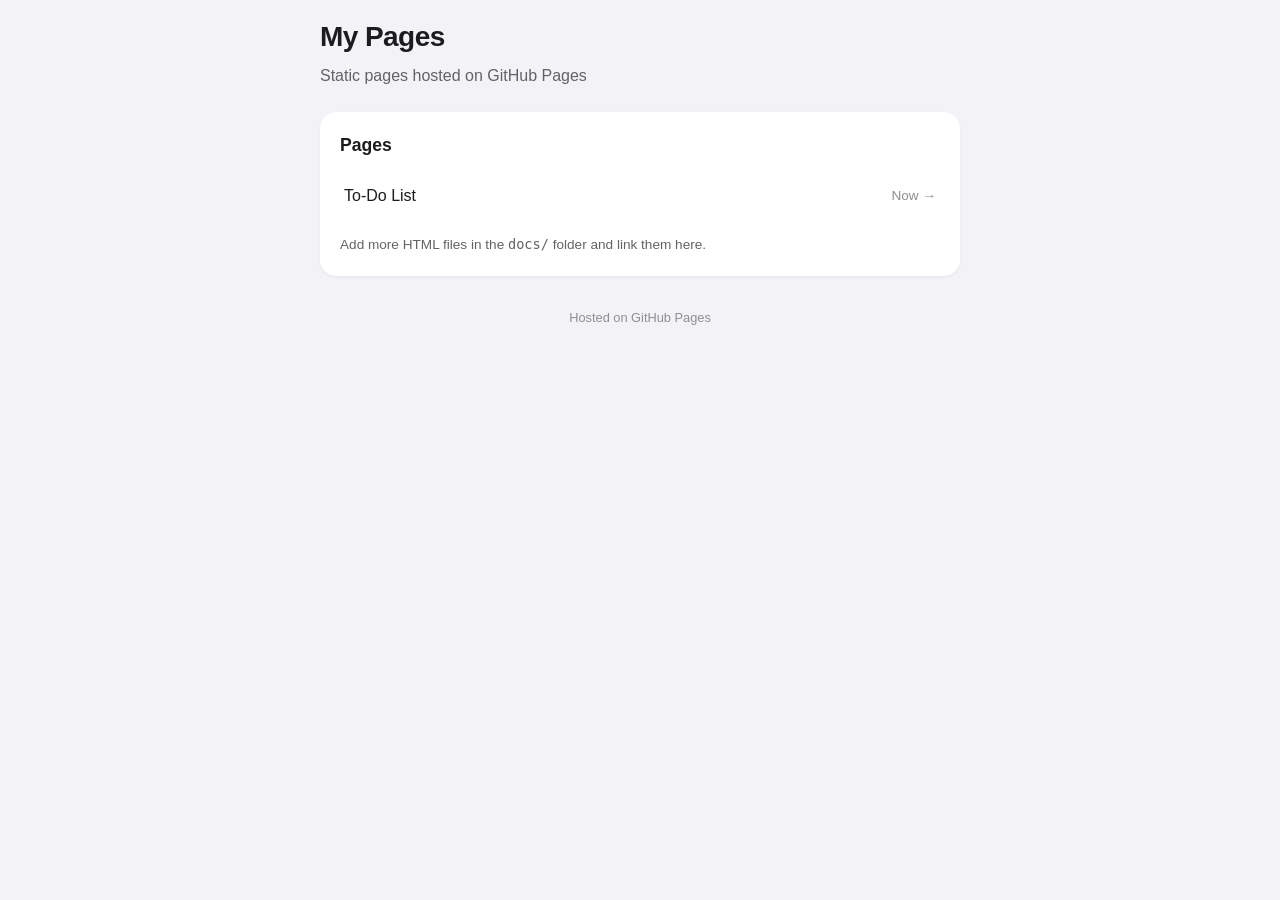
<file: docs/index.html>
<!DOCTYPE html>
<html lang="en">
<head>
  <meta charset="UTF-8">
  <meta name="viewport" content="width=device-width, initial-scale=1, viewport-fit=cover">
  <meta name="theme-color" content="#f2f2f7">
  <title>My Pages</title>
  <link rel="stylesheet" href="styles.css">
</head>
<body>
  <div class="container">
    <header>
      <h1>My Pages</h1>
      <p>Static pages hosted on GitHub Pages</p>
    </header>

    <section class="card">
      <h2>Pages</h2>
      <ul class="page-list">
        <li>
          <a href="todo.html">
            To-Do List
            <span>Now →</span>
          </a>
        </li>
      </ul>
      <p class="hint">Add more HTML files in the <code>docs/</code> folder and link them here.</p>
    </section>

    <footer>Hosted on GitHub Pages</footer>
  </div>
</body>
</html>
</file>
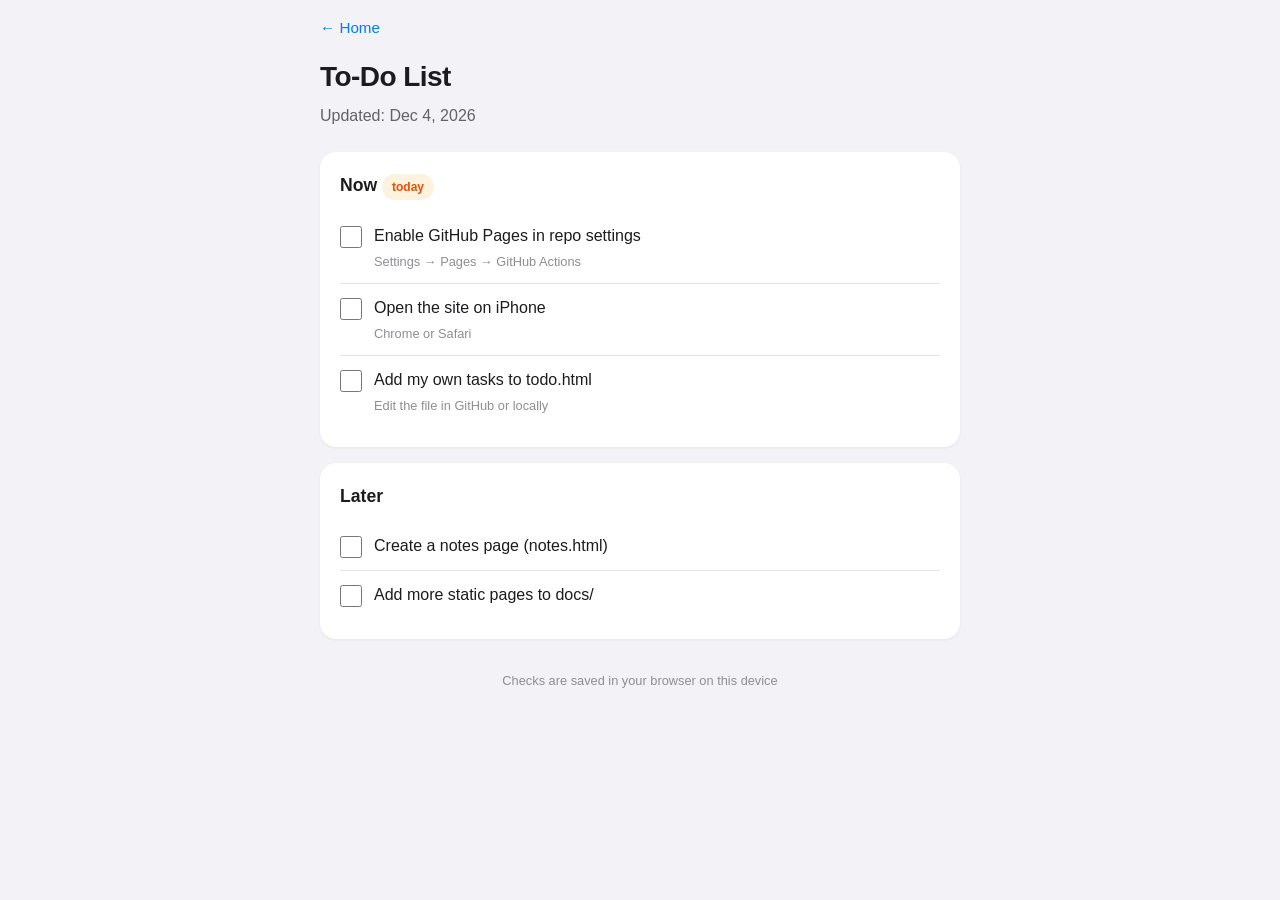
<file: docs/todo.html>
<!DOCTYPE html>
<html lang="en">
<head>
  <meta charset="UTF-8">
  <meta name="viewport" content="width=device-width, initial-scale=1, viewport-fit=cover">
  <meta name="theme-color" content="#f2f2f7">
  <title>To-Do List</title>
  <link rel="stylesheet" href="styles.css">
</head>
<body>
  <div class="container">
    <a class="back-link" href="index.html">← Home</a>

    <header>
      <h1>To-Do List</h1>
      <p>Updated: <span id="updated-date">now</span></p>
    </header>

    <section class="card">
      <h2>Now <span class="badge now">today</span></h2>
      <ul class="todo-list" id="todo-list">
        <!-- Edit these items directly in this file, or check them off in your browser -->
        <li class="todo-item" data-id="1">
          <input type="checkbox" id="task-1">
          <label for="task-1">
            Enable GitHub Pages in repo settings
            <div class="todo-meta">Settings → Pages → GitHub Actions</div>
          </label>
        </li>
        <li class="todo-item" data-id="2">
          <input type="checkbox" id="task-2">
          <label for="task-2">
            Open the site on iPhone
            <div class="todo-meta">Chrome or Safari</div>
          </label>
        </li>
        <li class="todo-item" data-id="3">
          <input type="checkbox" id="task-3">
          <label for="task-3">
            Add my own tasks to todo.html
            <div class="todo-meta">Edit the file in GitHub or locally</div>
          </label>
        </li>
      </ul>
    </section>

    <section class="card">
      <h2>Later</h2>
      <ul class="todo-list">
        <li class="todo-item" data-id="4">
          <input type="checkbox" id="task-4">
          <label for="task-4">Create a notes page (notes.html)</label>
        </li>
        <li class="todo-item" data-id="5">
          <input type="checkbox" id="task-5">
          <label for="task-5">Add more static pages to docs/</label>
        </li>
      </ul>
    </section>

    <footer>Checks are saved in your browser on this device</footer>
  </div>

  <script>
    const STORAGE_KEY = "todo-checks-v1";

    function loadChecks() {
      try {
        return JSON.parse(localStorage.getItem(STORAGE_KEY) || "{}");
      } catch {
        return {};
      }
    }

    function saveChecks(checks) {
      localStorage.setItem(STORAGE_KEY, JSON.stringify(checks));
    }

    function applyChecks() {
      const checks = loadChecks();
      document.querySelectorAll(".todo-item").forEach((item) => {
        const id = item.dataset.id;
        const checkbox = item.querySelector('input[type="checkbox"]');
        if (checks[id]) {
          checkbox.checked = true;
          item.classList.add("done");
        }
      });
    }

    document.querySelectorAll('.todo-item input[type="checkbox"]').forEach((checkbox) => {
      checkbox.addEventListener("change", (event) => {
        const item = event.target.closest(".todo-item");
        const id = item.dataset.id;
        const checks = loadChecks();
        checks[id] = event.target.checked;
        saveChecks(checks);
        item.classList.toggle("done", event.target.checked);
      });
    });

    document.getElementById("updated-date").textContent =
      new Date().toLocaleDateString(undefined, { dateStyle: "medium" });

    applyChecks();
  </script>
</body>
</html>
</file>
<file: docs/styles.css>
/* Shared styles for static pages */
* {
  box-sizing: border-box;
  margin: 0;
  padding: 0;
}

html, body {
  min-height: 100%;
}

body {
  font-family: -apple-system, BlinkMacSystemFont, "Segoe UI", Roboto, Helvetica, Arial, sans-serif;
  background: #f2f2f7;
  color: #1c1c1e;
  line-height: 1.5;
  -webkit-font-smoothing: antialiased;
  padding: max(16px, env(safe-area-inset-top)) 16px max(24px, env(safe-area-inset-bottom));
}

a {
  color: #007aff;
  text-decoration: none;
}

a:hover {
  text-decoration: underline;
}

.container {
  max-width: 640px;
  margin: 0 auto;
}

header {
  margin-bottom: 24px;
}

header h1 {
  font-size: 1.75rem;
  font-weight: 700;
  letter-spacing: -0.02em;
}

header p {
  color: #636366;
  margin-top: 6px;
}

.back-link {
  display: inline-block;
  margin-bottom: 16px;
  font-size: 0.95rem;
  font-weight: 500;
}

.card {
  background: #fff;
  border-radius: 16px;
  padding: 20px;
  box-shadow: 0 1px 3px rgba(0, 0, 0, 0.06);
  margin-bottom: 16px;
}

.card h2 {
  font-size: 1.1rem;
  margin-bottom: 12px;
}

.page-list {
  list-style: none;
}

.page-list li {
  border-bottom: 1px solid #e5e5ea;
}

.page-list li:last-child {
  border-bottom: none;
}

.page-list a {
  display: flex;
  align-items: center;
  justify-content: space-between;
  padding: 14px 4px;
  color: #1c1c1e;
  font-weight: 500;
}

.page-list a:hover {
  text-decoration: none;
  color: #007aff;
}

.page-list span {
  color: #8e8e93;
  font-size: 0.85rem;
  font-weight: 400;
}

.todo-list {
  list-style: none;
}

.todo-item {
  display: flex;
  align-items: flex-start;
  gap: 12px;
  padding: 12px 0;
  border-bottom: 1px solid #e5e5ea;
}

.todo-item:last-child {
  border-bottom: none;
}

.todo-item input[type="checkbox"] {
  width: 22px;
  height: 22px;
  margin-top: 2px;
  accent-color: #007aff;
  flex-shrink: 0;
}

.todo-item label {
  flex: 1;
  cursor: pointer;
}

.todo-item.done label {
  color: #8e8e93;
  text-decoration: line-through;
}

.todo-meta {
  font-size: 0.8rem;
  color: #8e8e93;
  margin-top: 4px;
}

.badge {
  display: inline-block;
  padding: 4px 10px;
  border-radius: 999px;
  font-size: 0.75rem;
  font-weight: 600;
  background: #eef4ff;
  color: #007aff;
}

.badge.now {
  background: #fff3e0;
  color: #e65100;
}

footer {
  margin-top: 32px;
  text-align: center;
  font-size: 0.8rem;
  color: #8e8e93;
}

.hint {
  font-size: 0.85rem;
  color: #636366;
  margin-top: 12px;
}
</file>
